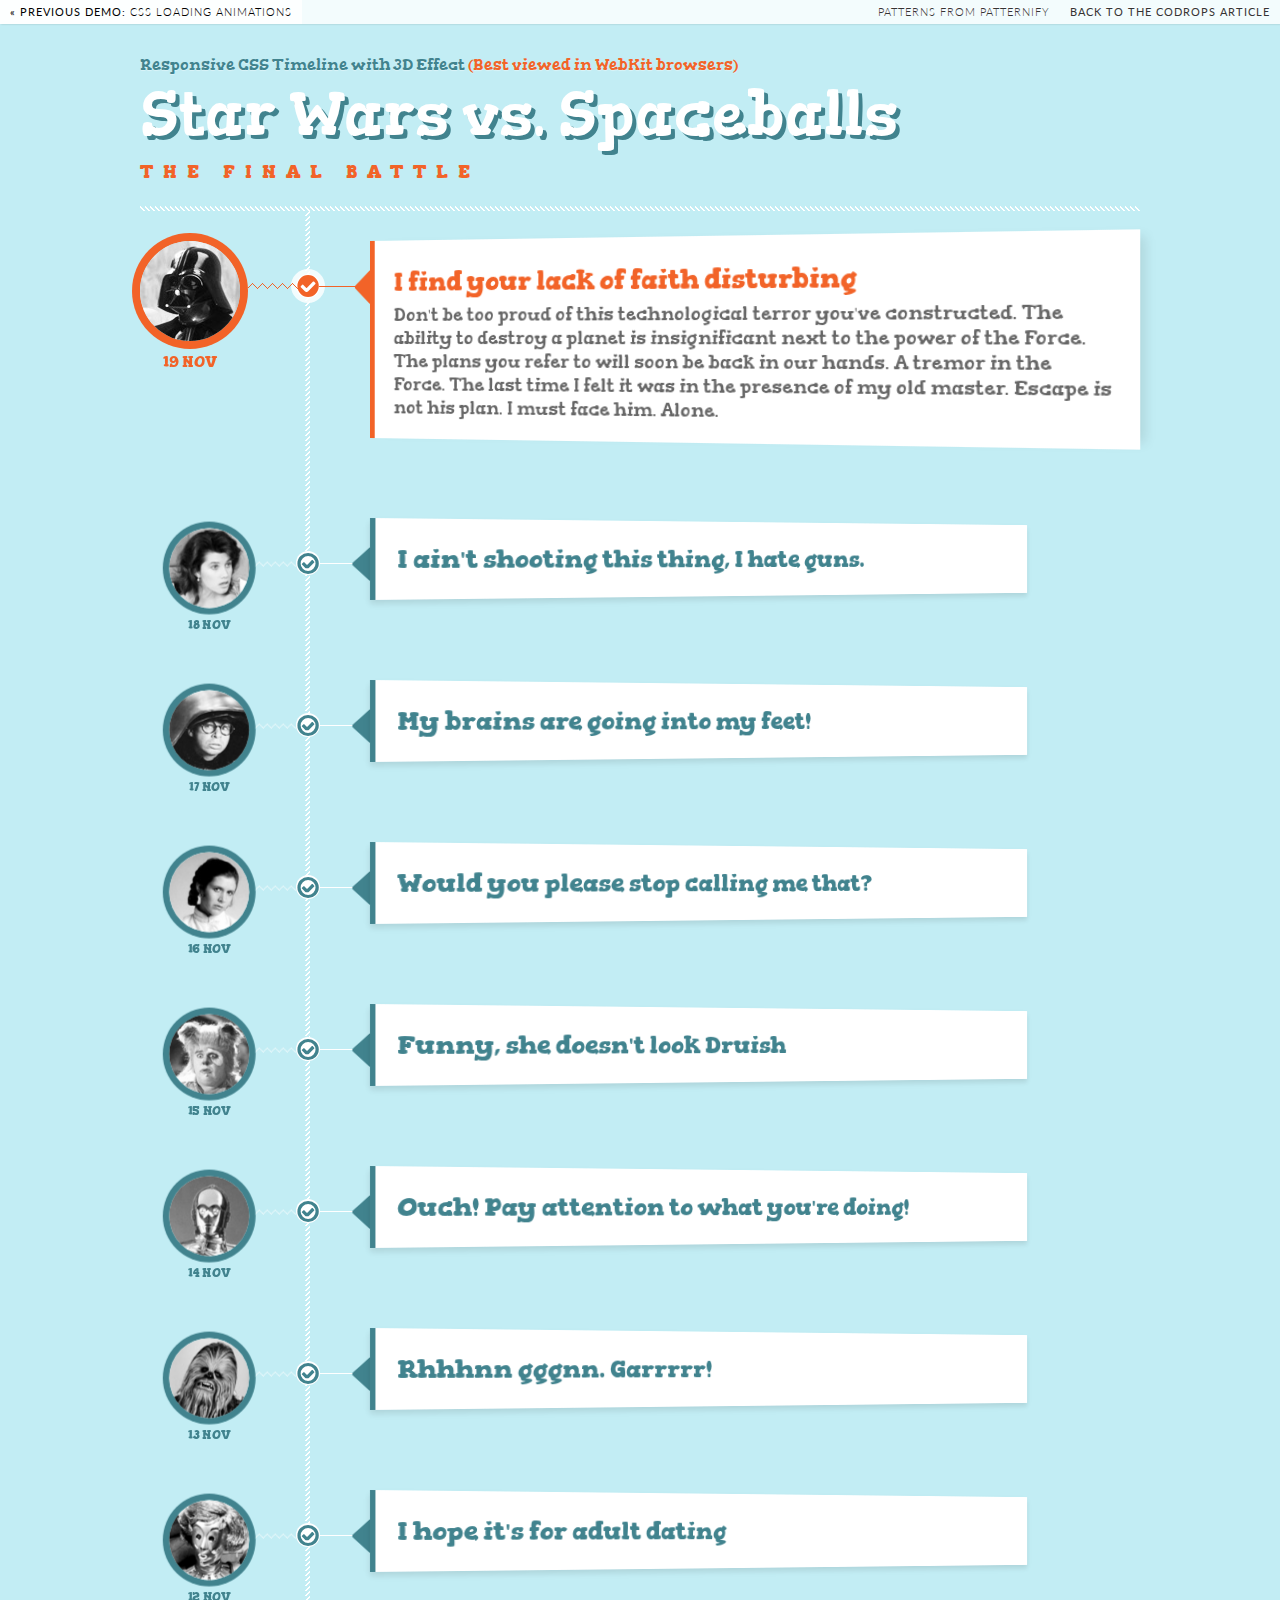
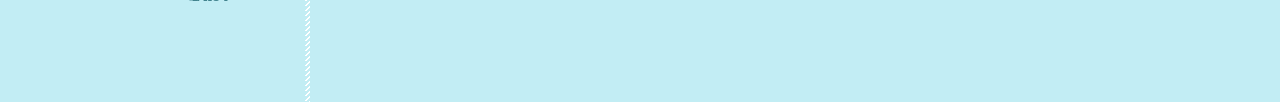
<file: index.html>
<!DOCTYPE html>
<html lang="en">
	<head>
		<meta charset="UTF-8" />
		<meta http-equiv="X-UA-Compatible" content="IE=edge,chrome=1"> 
		<meta name="viewport" content="width=device-width, initial-scale=1.0"> 
		<title>Responsive CSS Timeline with 3D Effect</title>
		<meta name="description" content="Responsive CSS Timeline with 3D Effect" />
		<meta name="keywords" content="timeline, 3d, css, css3, css-only, transitions, responsive, fluid" />
		<meta name="author" content="Codrops" />
		<link rel="shortcut icon" href="../favicon.ico"> 
		<link rel="stylesheet" type="text/css" href="css/style.css" />
		<script src="js/modernizr.custom.63321.js"></script>
		<!--[if lte IE 7]><style>.support-note .note-ie{display:block;}</style><![endif]-->
	</head>
	<body>
		<div class="container">	

			<!-- Codrops top bar -->
			<div class="codrops-top clearfix">
				<a href="http://tympanus.net/Tutorials/LoadingAnimations/">
					<strong>&laquo; Previous Demo: </strong>Css Loading Animations
				</a>
				<span class="right">
					<a href="http://www.patternify.com/">Patterns from Patternify</a>
					<a href="http://tympanus.net/codrops/?p=12185">
						<strong>Back to the Codrops Article</strong>
					</a>
				</span>
			</div><!--/ Codrops top bar -->
			
			<header class="clearfix">
			
				<h1>Responsive CSS Timeline with 3D Effect <span>(Best viewed in WebKit browsers)</span></h1>
				<h2>Star Wars vs. Spaceballs <span>The final battle</span></h2>
				<div class="support-note">
					<span class="note-ie">Sorry, only modern browsers.</span>
				</div>
				
			</header>
			
			<section class="main">

				<ul class="timeline">

					<li class="event">
						<input type="radio" name="tl-group" checked/>
						<label></label>
						<div class="thumb user-4"><span>19 Nov</span></div>
						<div class="content-perspective">
							<div class="content">
								<div class="content-inner">
									<h3>I find your lack of faith disturbing</h3>
									<p>Don't be too proud of this technological terror you've constructed. The ability to destroy a planet is insignificant next to the power of the Force. The plans you refer to will soon be back in our hands. A tremor in the Force. The last time I felt it was in the presence of my old master. Escape is not his plan. I must face him. Alone.</p>
								</div>
							</div>
						</div>
					</li>

					<li class="event">
						<input type="radio" name="tl-group"/>
						<label></label>
						<div class="thumb user-6"><span>18 Nov</span></div>
						<div class="content-perspective">
							<div class="content">
								<div class="content-inner">
									<h3>I ain't shooting this thing, I hate guns.</h3>
									<p>Ha, didn't even stay for the wedding. Just took his million spacebucks and ran. And you will not call me 'you'. You will never address me as 'you'. You will call me 'your royal highness'. I really must go back. I shouldn't have run away. I realize now that love is one luxury a princess cannot afford. </p>
								</div>
							</div>
						</div>
					</li>

					<li class="event">
						<input type="radio" name="tl-group"/>
						<label></label>
						<div class="thumb user-3"><span>17 Nov</span></div>
						<div class="content-perspective">
							<div class="content">
								<div class="content-inner">
									<h3>My brains are going into my feet! </h3>
									<p>We're done with you. Go back to the golf course and work on your putz. Nah, he got the upside, I got the downside. See there's two sides to every Schwartz.  What's the matter with this thing, what's all that churnning and bubbling, you call that radar screen? Ah, planet Druidia. And under that air shield, ten thousand years of fresh air. We must get through that air shield! Say goodbye to your two best friends, and I don't mean your pals in the Winnebago. So, Lone Star, now you see that evil will always triumph because good is dumb. </p>
								</div>
							</div>
						</div>
					</li>

					<li class="event">
						<input type="radio" name="tl-group"/>
						<label></label>
						<div class="thumb user-5"><span>16 Nov</span></div>
						<div class="content-perspective">
							<div class="content">
								<div class="content-inner">
									<h3>Would you please stop calling me that?</h3>
									<p>You make it so difficult sometimes. You have your moments. Not many of them, but you do have them. You're not actually going IN to an asteroid field? I happen to like nice men. This bucket of bolts's never gonna get us past that blockade. We're going to get pulverized if we stay out here much longer. Evacuate remaining ground staff.</p>
								</div>
							</div>
						</div>
					</li>

					<li class="event">
						<input type="radio" name="tl-group"/>
						<label></label>
						<div class="thumb user-2"><span>15 Nov</span></div>
						<div class="content-perspective">
							<div class="content">
								<div class="content-inner">
									<h3>Funny, she doesn't look Druish</h3>
									<p>It's not that we're afraid, far from it, it's just that we've got this thing about death... It's not us! I'm a mog: half man, half dog. I'm my own best friend! The minute we move in they're gonna spot us on their radar. Whoa, hold it, time. Chief... I can't... I can't go any further. I can't go any further. </p>
								</div>
							</div>
						</div>
					</li>

					<li class="event">
						<input type="radio" name="tl-group"/>
						<label></label>
						<div class="thumb user-7"><span>14 Nov</span></div>
						<div class="content-perspective">
							<div class="content">
								<div class="content-inner">
									<h3>Ouch! Pay attention to what you're doing! </h3>
									<p>Artoo says that the chances of survival are 725 to 1. Actually Artoo has been known to make mistakes... from time to time... Oh dear...The odds of successfully surviving an attack on an Imperial Star Destroyer are approximately... Sir, it's quite possible this asteroid is not entirely stable. Oh. They've encased him in Carbonite. He should be quite well protected. If he survived the freezing process, that is. If I may say so, sir, I noticed earlier the hyperdrive motivator has been damaged. It's impossible to go to lightspeed. Stupid little short-circuit! He'll be *quite* all right. </p>
								</div>
							</div>
						</div>
					</li>

					<li class="event">
						<input type="radio" name="tl-group"/>
						<label></label>
						<div class="thumb user-1"><span>13 Nov</span></div>
						<div class="content-perspective">
							<div class="content">
								<div class="content-inner">
									<h3>Rhhhnn gggnn. Garrrrr!</h3>
									<p>Rrrrrrr rrrraaaahhh rrrrrrggghhhhnn! Arrrggghhnnn. Grrrhn. Gahr. Rrrrrrr rrrraaaahhh rrrrrrggghhhhnn! Grrf. Arrrggghhnnn. Grrrhn. Gahr. Grrrhn. Gahr. Rrrrrrr rrrraaaahhh rrrrrrggghhhhnn! Gahr. Gahr. Arrrggghhnnn. Grrrhn.</p>
								</div>
							</div>
						</div>
					</li>

					<li class="event">
						<input type="radio" name="tl-group"/>
						<label></label>
						<div class="thumb user-8"><span>12 Nov</span></div>
						<div class="content-perspective">
							<div class="content">
								<div class="content-inner">
									<h3>I hope it's for adult dating</h3>
									<p>Can we talk? OK, we all know Prince Valium is a pill. But you could have married him for your father's sake and had a headache for the next 25 years. Well, goodbye virgin alarm. Besides he got a sexy voice. He might be cute. Hey wait, you forgot to get married! And if we go over our pagecount, the network will kill us. You know, you've got a very unique voice. You should be in silent films.</p>
								</div>
							</div>
						</div>
					</li>
					
				</ul>
			</section>

		</div><!-- /container -->

	</body>
</html>
</file>
<file: css/style.css>
@import url('demo.css');

@font-face {
	font-family: 'fontawesome-selected';
	src: url("font/fontawesome-selected.eot");
	src: 
	url("font/fontawesome-selected.eot?#iefix") format('embedded-opentype'), 
	url("font/fontawesome-selected.woff") format('woff'), 
	url("font/fontawesome-selected.ttf") format('truetype'), 
	url("font/fontawesome-selected.svg#fontawesome-selected") format('svg');
	font-weight: normal;
	font-style: normal;
}

.timeline {
	position: relative;
	list-style-type: none;
	padding: 30px 0 50px 0;
	font-family: 'Gorditas', Arial, sans-serif;
}

.timeline:before {
	content: '';
	position: absolute;
	width: 5px;
	height: 100%;
	top: 0;
	left: 165px;
	background: url([data-uri]);
}

.event {
	position: relative;
	margin-bottom: 80px;
	padding-right: 40px;
}

.thumb {
	position: absolute;
	width: 100px;
	height: 100px;
	box-shadow: 
		0 0 0 8px rgba(65,131,142,1), 
		0 1px 1px rgba(255,255,255,0.5);
	background-repeat: no-repeat;
	border-radius: 50%;
	-webkit-transform: scale(0.8) translateX(24px);
	-moz-transform: scale(0.8) translateX(24px);
	-o-transform: scale(0.8) translateX(24px);
	-ms-transform: scale(0.8) translateX(24px);
	transform: scale(0.8) translateX(24px);
}

.thumb:before {
	content: '';
	position: absolute;
	height: 8px;
	z-index: -1;
	background: transparent url([data-uri]);
	width: 51px;
	top: 42px;
	left: 100%;
	margin-left: 8px;
}

.thumb span {
	color: #41838e; 
	width: 100%;
	text-align: center;
	font-weight: 700;
	font-size: 15px;
	text-transform: uppercase;
	position: absolute;
	bottom: -30px;
}

.user-1 {
	background-image: url(../images/chewbacca.jpg);
}

.user-2 {
	background-image: url(../images/barf.jpg);
}

.user-3 {
	background-image: url(../images/darkhelmet.jpg);
}

.user-4 {
	background-image: url(../images/darthvader.jpg);
}

.user-5 {
	background-image: url(../images/leia.jpg);
}

.user-6 {
	background-image: url(../images/vespa.jpg);
}

.user-7 {
	background-image: url(../images/c3po.jpg);
}

.user-8 {
	background-image: url(../images/dotmatrix.jpg);
}

/* Transparent Checkbox/radio hack: leave the checkbox on top, hide it with opacity 0 */

.event label,
.event input[type="radio"] {
	width: 24px;
	height: 24px;
	left: 158px;
	top: 36px;
	position: absolute;
	display: block;
}

.event input[type="radio"] {
	opacity: 0;
	z-index: 10;
	cursor: pointer;
}

.event label:after {
	font-family: 'fontawesome-selected';
	content: '\e702';
	background: #fff;
	border-radius: 50%;
	color: #41838E;
	font-size: 26px;
	height: 100%;
	width: 100%;
	left: -2px;
	top: -3px;
	line-height: 24px;
	position: absolute;
	text-align: center;
}

.content-perspective {
	margin-left: 230px;
	position: relative;

	-webkit-perspective: 600px;
	-moz-perspective: 600px;
	-o-perspective: 600px;
	-ms-perspective: 600px;
	perspective: 600px;
}

.content-perspective:before {
	content: '';
	width: 37px;
	left: -51px;
	top: 45px;
	position: absolute;
	height: 1px;
	z-index: -1;
	background: #fff;
}

.content {
	-webkit-transform: rotateY(10deg);
	-moz-transform: rotateY(10deg);
	-o-transform: rotateY(10deg);
	-ms-transform: rotateY(10deg);
	transform: rotateY(10deg);

	-webkit-transform-origin: 0 0;
	-moz-transform-origin: 0 0;
	-o-transform-origin: 0 0;
	-ms-transform-origin: 0 0;
	transform-origin: 0 0;

	-webkit-transform-style: preserve-3d;
	-moz-transform-style: preserve-3d;
	-ms-transform-style: preserve-3d;
	-o-transform-style: preserve-3d;
	transform-style: preserve-3d;
}

.content-inner {
	position: relative;
	padding: 20px;
	color: #333;
	border: none;
	border-left: 5px solid #41838e;
	box-shadow: 0 4px 6px rgba(0,0,0,0.1);
	background: #fff;
}

.content-inner h3 {
	font-size: 26px;
	padding: 5px 0 5px 0;
	color: #41838e;
}

.content-inner p {
	font-size: 18px;
	max-height: 0px;
	overflow: hidden;
	color: transparent;
	color: rgba(0,0,0,0);
	text-align: left;
}

.content-inner:before {
	font-family: 'fontawesome-selected';
	content: '\25c2';
	font-weight: normal;
	font-size: 54px;
	line-height: 54px;
	position: absolute;
	width: 30px;
	height: 30px;
	color: #41838e;
	left: -22px;
	top: 19px;
	z-index: -1;
}

/* Transitions */

.thumb,
.thumb span,
.content-inner h3 {
	-webkit-transition: all 0.6s ease-in-out 0.2s;
	-moz-transition: all 0.6s ease-in-out 0.2s;
	-o-transition: all 0.6s ease-in-out 0.2s;
	-ms-transition: all 0.6s ease-in-out 0.2s;
	transition: all 0.6s ease-in-out 0.2s;
}

.content-inner {
	-webkit-transition: box-shadow 0.8s linear 0.2s;
	-moz-transition: box-shadow 0.8s linear 0.2s;
	-o-transition: box-shadow 0.8s linear  0.2s;
	-ms-transition: box-shadow 0.8s linear 0.2s;
	transition: box-shadow 0.8s linear 0.2s;
}

.content {
	-webkit-transition: -webkit-transform 0.8s cubic-bezier(.59,1.45,.69,.98) 0.2s;
	-moz-transition: -moz-transform 0.8s cubic-bezier(.59,1.45,.69,.98) 0.2s;
	-o-transition: -o-transform 0.8s cubic-bezier(.59,1.45,.69,.98) 0.2s;
	-ms-transition: -ms-transform 0.8s cubic-bezier(.59,1.45,.69,.98) 0.2s;
	transition: transform 0.8s cubic-bezier(.59,1.45,.69,.98) 0.2s;
}

.content-inner p {
	-webkit-transition: max-height 0.5s linear, color 0.3s linear;
	-moz-transition: max-height 0.5s linear, color 0.3s linear;
	-o-transition: max-height 0.5s linear, color 0.3s linear;
	-ms-transition: max-height 0.5s linear, color 0.3s linear;
	transition: max-height 0.5s linear, color 0.3s linear;
}

/* Checked */

.event input[type="radio"]:checked + label:after {
	content: '\2714';
	color: #F26328;
	box-shadow: 0 0 0 5px rgba(255, 255, 255, 0.8);
}

.event input[type="radio"]:checked ~ .content-perspective:before {
	background: #F26328;
}

.event input[type="radio"]:checked ~ .content-perspective .content-inner h3 {
	color: #F26328;
}

.event input[type="radio"]:checked ~ .content-perspective .content {
	-webkit-transform: rotateY(-5deg);
	-moz-transform: rotateY(-5deg);
	-o-transform: rotateY(-5deg);
	-ms-transform: rotateY(-5deg);
	transform: rotateY(-5deg);
}

.event input[type="radio"]:checked ~ .content-perspective .content-inner {
	border-color: #F26328;
	box-shadow: 10px 0px 10px -6px rgba(0, 0, 0, 0.1);
}

.event input[type="radio"]:checked ~ .content-perspective .content-inner p {
	max-height: 260px; /* Add media queries */
	color: rgba(0,0,0,0.6);
	-webkit-transition-delay: 0s, 0.6s;
	-moz-transition-delay: 0s, 0.6s;
	-o-transition-delay: 0s, 0.6s;
	-ms-transition-delay: 0s, 0.6s;
	transition-delay: 0s, 0.6s;
}

.event input[type="radio"]:checked ~ .content-perspective .content-inner:before {
	color: #F26328;
}

.event input[type="radio"]:checked ~ .thumb {
	-webkit-transform: scale(1);
	-moz-transform: scale(1);
	-o-transform: scale(1);
	-ms-transform: scale(1);
	transform: scale(1);
	box-shadow: 
		0 0 0 8px rgba(242,99,40,1), 
		0 1px 1px rgba(255,255,255,0.5);
}

.event input[type="radio"]:checked ~ .thumb span {
	color: #F26328;
}

.event input[type="radio"]:checked ~ .thumb:before {
	background: transparent url([data-uri]);
}

.content-inner p,
.thumb span,
.event label {
	-webkit-backface-visibility: hidden;
}

@media screen and (max-width: 850px) { 
	.content-inner h3 {
		font-size: 20px;
	}

	.content-inner p {
		font-size: 14px;
		text-align: justify;
	}

	.event input[type="radio"]:checked ~ .content-perspective .content-inner p {
		max-height: 500px; 
	}
}

@media screen and (max-width: 540px) {
	.timeline::before {
		left: 50px;
	}

	.event { 
		padding-right: 0px;
		margin-bottom: 100px;
	}


	.thumb {
		-webkit-transform: scale(0.8);
		-moz-transform: scale(0.8);
		-o-transform: scale(0.8);
		-ms-transform: scale(0.8);
		transform: scale(0.8);
	}

	.event input[type="radio"] {
		width: 100px;
		height: 100px;
		left: 0px;
		top: 0px;
	}

	.thumb:before,
	.event input[type="radio"]:checked ~ .thumb:before {
		background: none;
		width: 0;
	}

	.event label {
		display: none;
	}

	.content-perspective {
		margin-left: 0px; 
		top: 80px;
	}

	.content-perspective:before {
		height: 0px; 
	}

	.content {
		-webkit-transform: rotateX(-10deg);
		-moz-transform: rotateX(-10deg);
		-o-transform: rotateX(-10deg);
		-ms-transform: rotateX(-10deg);
		transform: rotateX(-10deg);
	}

	.event input[type="radio"]:checked ~ .content-perspective .content {
		-webkit-transform: rotateX(10deg);
		-moz-transform: rotateX(10deg);
		-o-transform: rotateX(10deg);
		-ms-transform: rotateX(10deg);
		transform: rotateX(10deg);
	}

	.content-inner {
		border-left: none;
		border-top: 5px solid #41838e;
	}

	.event input[type="radio"]:checked ~ .content-perspective .content-inner {
		border-color: #F26328;
		box-shadow: 0 10px 10px -6px rgba(0, 0, 0, 0.1);
	}

	.content-inner:before {
		content: '\25b4';
		left: 33px;
		top: -32px;
	}

	.event input[type="radio"]:checked ~ .content-perspective .content-inner p {
		max-height: 300px; 
	}
}
</file>
